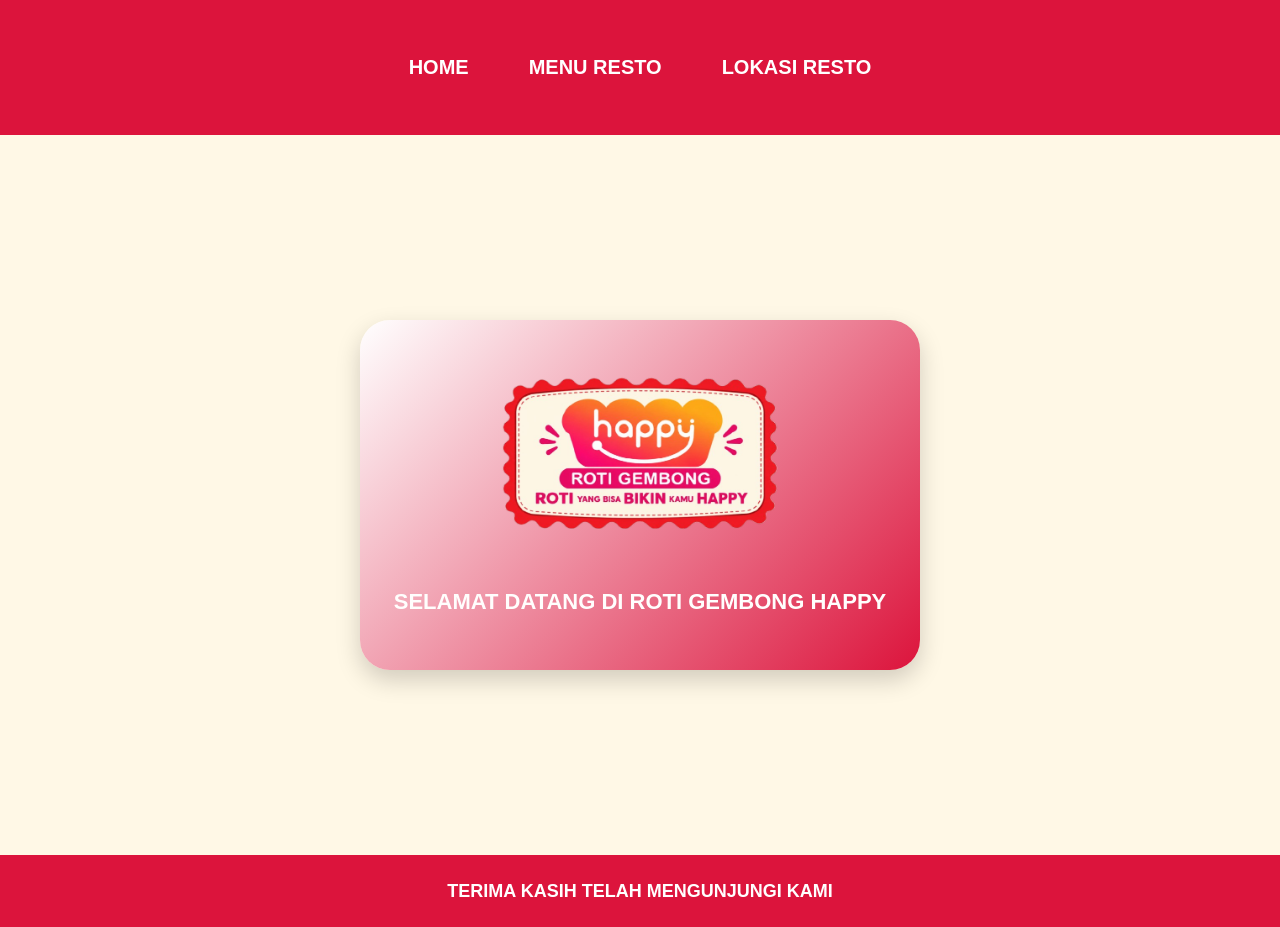
<file: index.html>
<html>
    <head>
        <title>ROTI GEMBONG HAPPY SAMARINDA</title>
        <link rel="stylesheet" href="STYLE.CSS"/>
    </head>
    <body>
      <div class="container">
        <!-- NAVIGATION BAR -->
        <div class="container-navbar">
          <ul class="ul-navbar">
            <li class="li-navbar">
              <a href="index.html" class="a-navbar">HOME</a>
            </li>
            <li class="li-navbar">
              <a href="Menu.HTML" class="a-navbar">MENU RESTO</a>
            </li>
            <li class="li-navbar">
            <a href="LOKASI.HTML" class="a-navbar">LOKASI RESTO</a>
          </ul>            
        </div>
        <!-- NAVIGATION BAR SELESAI -->

        <!-- CONTENT 1 -->
        <div class="container-content">
          <a href="https://maps.app.goo.gl/7jzmAVFntToMKu8D8?g_st=aw" class="a-content">
            <img src="Happy_terus-removebg-preview.png" class="img-content" />
            <p>SELAMAT DATANG DI ROTI GEMBONG HAPPY</p>
          </a>
        </div>
        <!-- CONTENT 1 END -->

        <!-- FOOTER -->
        <div class="container-footer">
          <h1 class="h1-footer">TERIMA KASIH TELAH MENGUNJUNGI KAMI</h1> 
        </div>
        <!-- FOOTER END -->
              
     </div>
    </body>
</html>
</file>
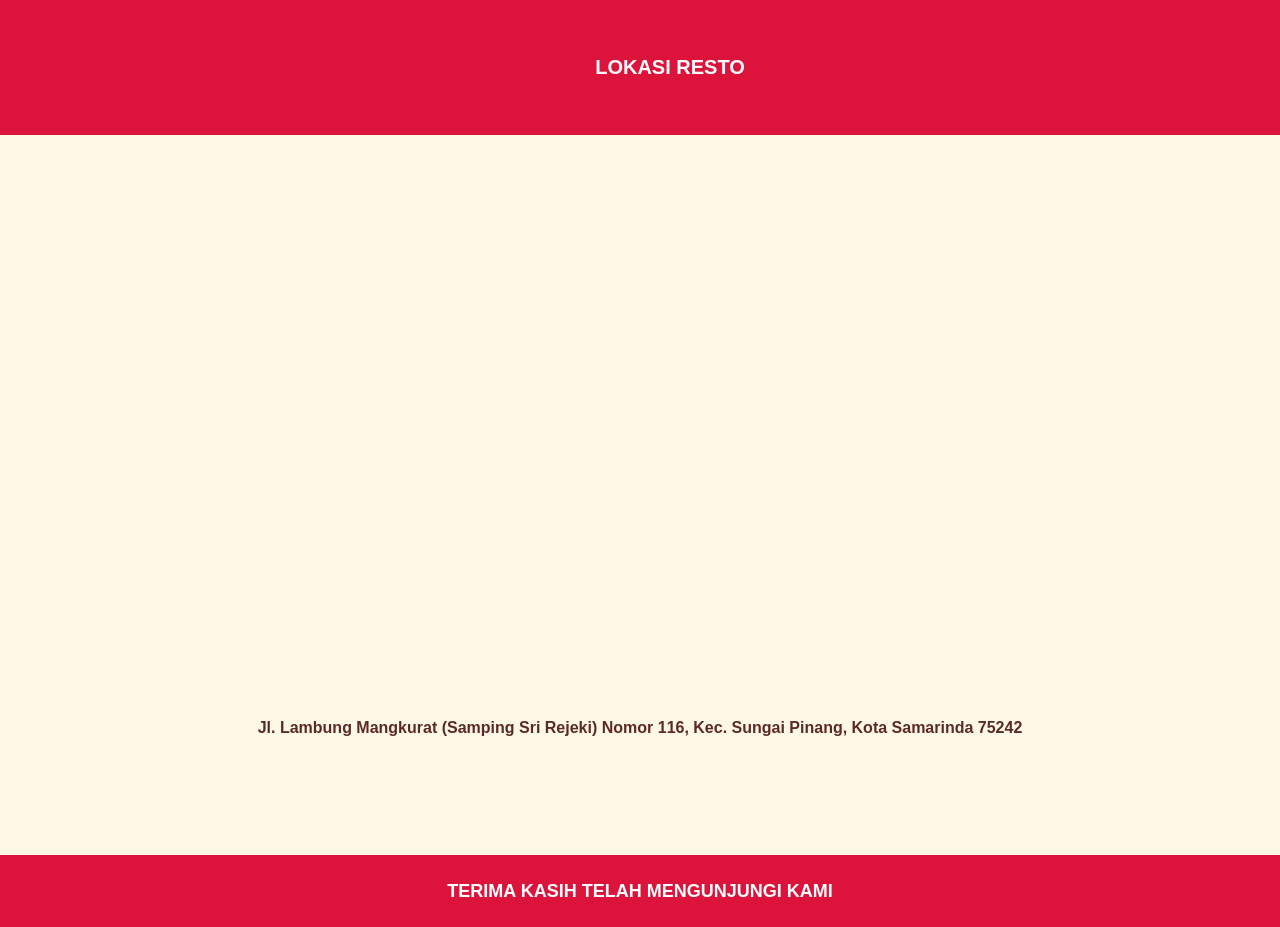
<file: LOKASI.HTML>
<html>
    <head>
        <title>MENU RESTO</title>
        <link rel="stylesheet" href="STYLE.CSS"/>
    </head>
    <body>
      <div class="container">
        <!-- NAVIGATION BAR -->
        <div class="container-navbar">
          <ul class="ul-navbar">
            <li class="li-navbar">
            </li>
            <li class="li-navbar">
            <a href="LOKASI.HTML" class="a-navbar">LOKASI RESTO</a>
          </ul>            
        </div>
        <!-- NAVIGATION BAR SELESAI -->

        <!-- CONTENT 1 -->
        <div class="container-content">
         <iframe
        src="https://www.google.com/maps/embed?pb=!1m18!1m12!1m3!1d3989.672704256418!2d117.15987489999998!3d-0.48951619999999996!2m3!1f0!2f0!3f0!3m2!1i1024!2i768!4f13.1!3m3!1m2!1s0x2df67f66504f7a27%3A0x63dfd29e3f23d071!2sRoti%20Gembong%20Happy!5e0!3m2!1sen!2sid!4v1794186117359!5m2!1sen!2sid" width="600" height="450" style="border:0;" allowfullscreen="" loading="lazy" referrerpolicy="strict-origin-when-cross-origin"
        width="500"
        height="100"
        style="border:20; border-radius: 20px; width: 80%; max-width: 500px;"
        allowfullscreen=""
        loading="lazy"
        referrerpolicy="no-referrer-when-downgrade">
         </iframe>

        <p style="text-align: center; margin-top: 15px;">
         Jl. Lambung Mangkurat (Samping Sri Rejeki) Nomor 116, Kec. Sungai Pinang, Kota Samarinda 75242
       </p>
      </div>
        <!-- CONTENT 1 END -->

        <!-- FOOTER -->
        <div class="container-footer">
          <h1 class="h1-footer">TERIMA KASIH TELAH MENGUNJUNGI KAMI</h1> 
        </div>
        <!-- FOOTER END -->
         </div>
    </body>
</html>
</file>
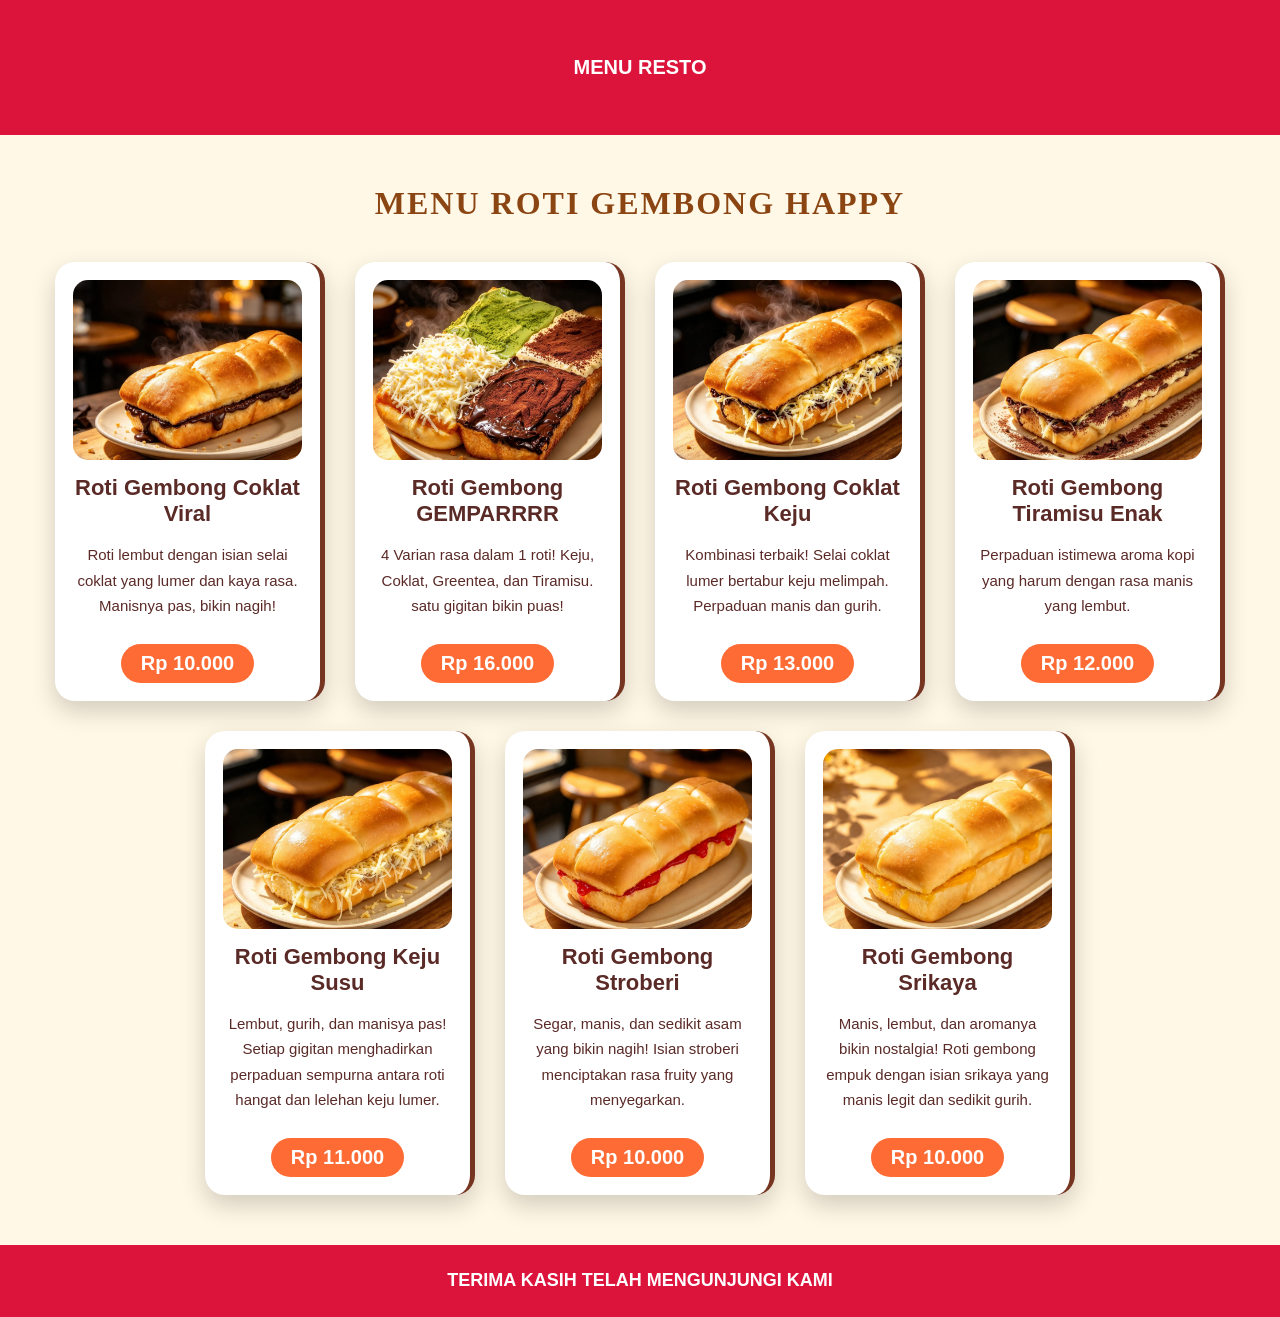
<file: Menu.HTML>
<html>
    <head>
        <title>MENU</title>
        <link rel="stylesheet" href="STYLE.CSS"/>
    </head>
    <body>
      <div class="container">
        <!-- NAVIGATION BAR -->
        <div class="container-navbar">
          <ul class="ul-navbar">
            <li class="li-navbar">
            </li>
            <li class="li-navbar">
              <a href="Menu.HTML" class="a-navbar">MENU RESTO</a>
            </li>
            <li class="li-navbar">
          </ul>            
        </div>
        <!-- NAVIGATION BAR SELESAI -->

        <!-- CONTENT 1 -->
        <!-- CONTENT MENU -->
        <div class="container-menu">

            <h1 class="judul-menu">MENU ROTI GEMBONG HAPPY</h1>

            <div class="menu-list">

                <!-- MENU 1 -->
                <div class="menu-card">
                    <img src="Roti Coklat.jpeg" class="gambar-menu">

                    <h2>Roti Gembong Coklat Viral </h2>

                    <p>
                        Roti lembut dengan isian selai coklat yang lumer dan kaya rasa.
                        Manisnya pas, bikin nagih!
                    </p>

                    <h3>Rp 10.000</h3>
                </div>

                <!-- MENU 2 -->
                <div class="menu-card">
                    <img src="Roti GEMPARRR.jpeg" class="gambar-menu">

                    <h2>Roti Gembong GEMPARRRR</h2>

                    <p>
                        4 Varian rasa dalam 1 roti! Keju, Coklat, Greentea, dan Tiramisu. 
                        satu gigitan bikin puas!
                    </p>

                    <h3>Rp 16.000</h3>
                </div>

                <!-- MENU 3 -->
                <div class="menu-card">
                    <img src="Roti Coklat Keju.jpeg" class="gambar-menu">

                    <h2>Roti Gembong Coklat Keju</h2>

                    <p>
                        Kombinasi terbaik! Selai coklat lumer bertabur keju melimpah.
                        Perpaduan manis dan gurih.
                    </p>

                    <h3>Rp 13.000</h3>
                </div>

                  <!-- MENU 4 -->
                <div class="menu-card">
                    <img src="Roti Tiramisu.jpeg" class="gambar-menu">

                    <h2>Roti Gembong Tiramisu Enak</h2>

                    <p>
                        Perpaduan istimewa aroma kopi yang harum dengan rasa manis yang lembut.
                       
                    <h3>Rp 12.000</h3>
                </div>

                  <!-- MENU 5 -->
                <div class="menu-card">
                    <img src="Roti Keju Susu.jpeg" class="gambar-menu">

                    <h2>Roti Gembong Keju Susu</h2>

                    <p>
                        Lembut, gurih, dan manisya pas! Setiap gigitan menghadirkan perpaduan
                        sempurna antara roti hangat dan lelehan keju lumer.
                    </p>

                    <h3>Rp 11.000</h3>
                </div>

                <!-- MENU 6 -->
                <div class="menu-card">
                    <img src="Roti Stroberi.jpeg" class="gambar-menu">

                    <h2>Roti Gembong Stroberi </h2>

                    <p>
                        Segar, manis, dan sedikit asam yang bikin nagih! Isian stroberi menciptakan rasa fruity yang menyegarkan.
                    </p>

                    <h3>Rp 10.000</h3>
                </div>

                <!-- MENU 7 -->
                <div class="menu-card">
                    <img src="Roti Srikaya.jpeg" class="gambar-menu">

                    <h2>Roti Gembong Srikaya </h2>

                    <p>
                        Manis, lembut, dan aromanya bikin nostalgia! Roti gembong empuk dengan 
                        isian srikaya yang manis legit dan sedikit gurih. 
                    </p>

                    <h3>Rp 10.000</h3>
                </div>

            </div>
        </div>
        <!-- CONTENT MENU END -->
        <!-- CONTENT 1 END -->

        <!-- FOOTER -->
        <div class="container-footer">
          <h1 class="h1-footer">TERIMA KASIH TELAH MENGUNJUNGI KAMI</h1> 
        </div>
        <!-- FOOTER END -->
         </div>
    </body>
</html>
</file>
<file: STYLE.CSS>
* {
    margin: 0;
    padding: 0;
    box-sizing: border-box;
}

html {
    scroll-behavior: smooth;
}

body {
    font-family: 'Poppins', Arial, sans-serif;
    background-color: #f4f6f8;
    color: #c0b5b5;
}

/* ===== NAVBAR ===== */

.container {
    width: 100%;
}

.container-navbar {
    background: linear-gradient(135deg, crimson, crimson);
    width: 100%;
    min-height: 15vh;

    display: flex;
    justify-content: center;
    align-items: center;

    box-shadow: 0 4px 12px rgba(0,0,0,0.15);
}

.ul-navbar {
    display: flex;
    justify-content: center;
    align-items: center;

    gap: 20px;
    width: 100%;
    min-height: 100%;

    list-style: none;
    flex-wrap: wrap;
}

.li-navbar {
    list-style: none;
    padding: 15px 20px;
    margin: 0;

    color: white;
    font-size: 20px;
    font-weight: 600;

    border-radius: 10px;
    transition: 0.3s ease;
}

.li-navbar:hover {
    background-color: #ff6b35;
    transform: translateY(-3px);
}

.a-navbar {
    color: #ffffff;
    text-decoration: none;
    font-weight: 700;
    font-size: 20px;
}

/* ===== CONTENT ===== */

.container-content {
    background-color: #FFf8e6;
    color: #5A2A27;
    font-weight: bolder;
    display: flex;
    flex-direction: column;
    justify-content: center;
    align-items: center;
    text-align: center;
    min-height: 80vh;
    padding: 40px 20px;
}

.a-content {
    background: linear-gradient(135deg, white, crimson);

    color: rgb(255, 254, 253);
    text-decoration: none;

    font-size: 22px;
    font-family: 'Franklin Gothic Medium', 'Arial Narrow', Arial, sans-serif;

    width: 560px;
    max-width: 100%;
    min-height: 350px;

    display: flex;
    flex-direction: column;
    justify-content: space-evenly;
    align-items: center;

    border-radius: 30px;

    box-shadow: 0 10px 25px rgba(0,0,0,0.18);

    transition: 0.3s ease;
}

.a-content:hover {
    transform: translateY(-5px);
    box-shadow: 0 15px 30px rgba(0,0,0,0.22);
}

.img-content {
    width: 50%;
    height: 50%;
    border-radius: 20px;
    object-fit: cover;
}


/* ===== FOOTER ===== */

.container-footer {
    min-height: 8vh;

    background: linear-gradient(135deg, crimson, crimson);

    display: flex;
    justify-content: center;
    align-items: center;

    padding: 15px;
}

.h1-footer {
    font-size: 18px;
    color: #ffffff;
    text-align: center;
    font-weight: 600;
}

/* ===== MENU ===== */

.container-menu {
    background-color: #FFf8e6;

    min-height: 80vh;

    padding: 50px 20px;
    text-align: center;
}

.judul-menu {
    color: #8b4513;
    font-size: 32px;
    font-weight: 800;
    font-family: 'Playfair Display', serif;
    letter-spacing: 2px;
    margin-bottom: 40px;
}

.menu-list {
    display: flex;
    justify-content: center;
    align-items: stretch;

    gap: 30px;
    flex-wrap: wrap;
}

.menu-card {
    background-color: white;

    width: 270px;
    padding: 18px;

    border-radius: 20px;

    box-shadow: 0 6px 20px rgba(0,0,0,0.10);

    text-align: center;

    border-right: 5px solid #763521;
     box-shadow: 0 10px 25px rgba(0,0,0,0.18);


    transition: 0.3s ease;
}

.menu-card:hover {
    transform: translateY(-8px);
    box-shadow: 0 20px 30px rgba(0,0,0,0.16);
}

.gambar-menu {
    width: 100%;
    height: 180px;

    object-fit: cover;
    border-radius: 15px;
}

.menu-card h2 {
    font-size: 22px;
    margin: 15px 0;
    color: #5A2A27;
    font-weight: bolder;
}

.menu-card p {
    font-size: 15px;
    color: #5A2A27;

    line-height: 1.7;
    margin-bottom: 15px;
}

.menu-card h3 {
    display: inline-block;
    background-color: #ff6b35;
    font-size: 20px;
    font-weight: bold;
    padding: 8px 20px;
    border-radius: 25px;
    color: white;
    margin-top: 10px;
}

/* ===== HOME ===== */

.container-home {
    background-color: #f4f6f8;

    min-height: 80vh;

    display: flex;
    justify-content: center;
    align-items: center;

    padding: 50px 20px;
}

.home-card {
    background: linear-gradient(135deg, #ff7139, #f4511e);

    width: 750px;
    max-width: 100%;

    padding: 45px 35px;

    display: flex;
    flex-direction: column;
    align-items: center;

    border-radius: 30px;

    box-shadow: 0 12px 30px rgba(0,0,0,0.18);

    text-align: center;
}

.home-logo {
    width: 280px;
    max-width: 100%;
    height: 180px;

    object-fit: contain;

    background-color: #ffffff;
    border-radius: 20px;

    padding: 15px;
    margin-bottom: 25px;
}

.home-card h1 {
    color: #ffffff;
    font-size: 30px;
    font-weight: 800;

    margin-bottom: 15px;
}

.home-card p {
    color: #ffffff;
    font-size: 18px;
    line-height: 1.8;

    margin-bottom: 25px;
}

.home-button {
    background-color: #831855;
    color: #ffffff;

    padding: 15px 28px;

    border-radius: 10px;
    text-decoration: none;

    font-size: 16px;
    font-weight: 700;

    transition: 0.3s ease;
}

.home-button:hover {
    background-color: #c221a7;
    transform: translateY(-3px);
}

/* ===== RESPONSIVE MOBILE ===== */

@media screen and (max-width: 768px) {

    .container-navbar {
        min-height: auto;
        padding: 15px 10px;
    }

    .ul-navbar {
        gap: 5px;
        flex-wrap: wrap;
    }

    .li-navbar {
        padding: 10px;
    }

    .a-navbar {
        font-size: 15px;
    }

    .location-card {
        flex-direction: column;
        padding: 20px;
    }

    .location-image {
        width: 100%;
    }

    .location-text {
        width: 100%;
    }

    .home-card {
        padding: 30px 20px;
    }

    .home-card h1 {
        font-size: 24px;
    }

    .home-card p {
        font-size: 16px;
    }

    .judul-menu {
        font-size: 26px;
    }

    .a-content {
        min-height: 300px;
    }
}
</file>
